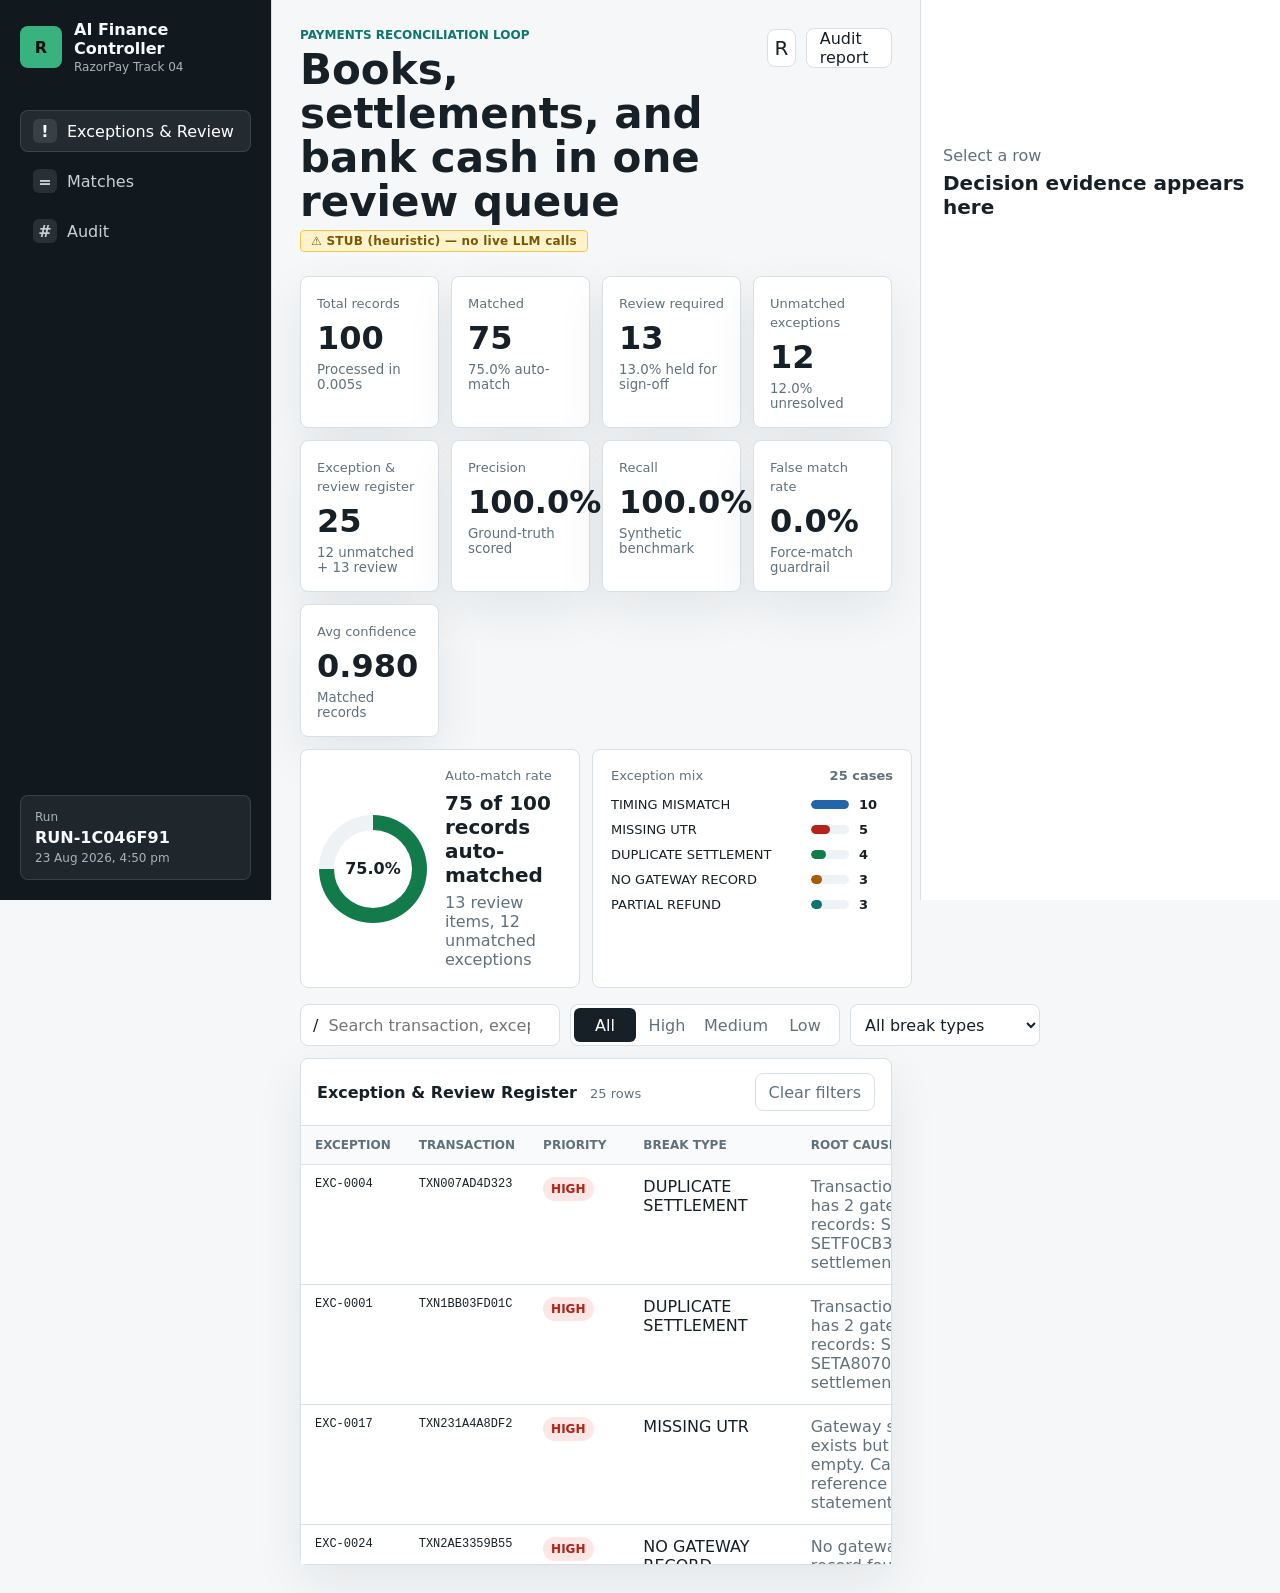
<file: frontend/index.html>
<!doctype html>
<html lang="en">
  <head>
    <meta charset="utf-8">
    <meta name="viewport" content="width=device-width, initial-scale=1">
    <title>AI Finance Controller</title>
    <link rel="stylesheet" href="./styles.css">
  </head>
  <body>
    <div class="shell">
      <aside class="rail" aria-label="Primary">
        <div class="brand">
          <div class="brand-mark">R</div>
          <div>
            <strong>AI Finance Controller</strong>
            <span>RazorPay Track 04</span>
          </div>
        </div>

        <nav class="nav-tabs" aria-label="Views">
          <button class="nav-tab is-active" data-view="exceptions" type="button">
            <span class="tab-icon">!</span>
            Exceptions &amp; Review
          </button>
          <button class="nav-tab" data-view="matches" type="button">
            <span class="tab-icon">=</span>
            Matches
          </button>
          <button class="nav-tab" data-view="audit" type="button">
            <span class="tab-icon">#</span>
            Audit
          </button>
        </nav>

        <div class="rail-status">
          <span>Run</span>
          <strong id="runId">Loading</strong>
          <small id="generatedAt">Waiting for report</small>
        </div>
      </aside>

      <main class="workspace">
        <header class="topbar">
          <div>
            <p class="eyebrow">Payments reconciliation loop</p>
            <h1>Books, settlements, and bank cash in one review queue</h1>
            <div id="agentModeBadge" class="agent-badge stub">Loading…</div>
          </div>
          <div class="top-actions">
            <button class="icon-button" id="refreshBtn" type="button" title="Reload report" aria-label="Reload report">R</button>
            <a class="report-link" href="./audit.html" target="_blank" rel="noreferrer">Audit report</a>
          </div>
        </header>

        <section class="metrics-grid" id="metricsGrid" aria-label="Run metrics"></section>

        <section class="analysis-band" aria-label="Run analysis">
          <div class="score-panel">
            <div class="score-ring" id="scoreRing" aria-label="Match rate">
              <span id="scoreValue">--</span>
            </div>
            <div>
              <p class="panel-label">Auto-match rate</p>
              <strong id="scoreSummary">Loading run</strong>
              <span id="scoreDetail">Fetching output/report.json</span>
            </div>
          </div>
          <div class="breakdown-panel">
            <div class="panel-heading">
              <span>Exception mix</span>
              <strong id="exceptionTotal">--</strong>
            </div>
            <div class="bar-list" id="breakdownBars"></div>
          </div>
        </section>

        <section class="controls-band">
          <div class="search-box">
            <span aria-hidden="true">/</span>
            <input id="searchInput" type="search" placeholder="Search transaction, exception, break type, reason">
          </div>
          <div class="segmented" id="priorityFilter" aria-label="Priority filter">
            <button class="is-active" type="button" data-filter="ALL">All</button>
            <button type="button" data-filter="HIGH">High</button>
            <button type="button" data-filter="MEDIUM">Medium</button>
            <button type="button" data-filter="LOW">Low</button>
          </div>
          <select id="typeFilter" aria-label="Break type filter">
            <option value="ALL">All break types</option>
          </select>
        </section>

        <section class="data-region">
          <div class="table-toolbar">
            <div>
              <strong id="tableTitle">Exceptions</strong>
              <span id="rowCount">0 rows</span>
            </div>
            <button class="text-button" id="clearFilters" type="button">Clear filters</button>
          </div>
          <div class="table-wrap">
            <table>
              <thead id="tableHead"></thead>
              <tbody id="tableBody"></tbody>
            </table>
          </div>
        </section>
      </main>

      <aside class="detail-pane" id="detailPane" aria-live="polite">
        <div class="empty-detail">
          <span>Select a row</span>
          <strong>Decision evidence appears here</strong>
        </div>
      </aside>
    </div>

    <script src="./app.js"></script>
  </body>
</html>
</file>
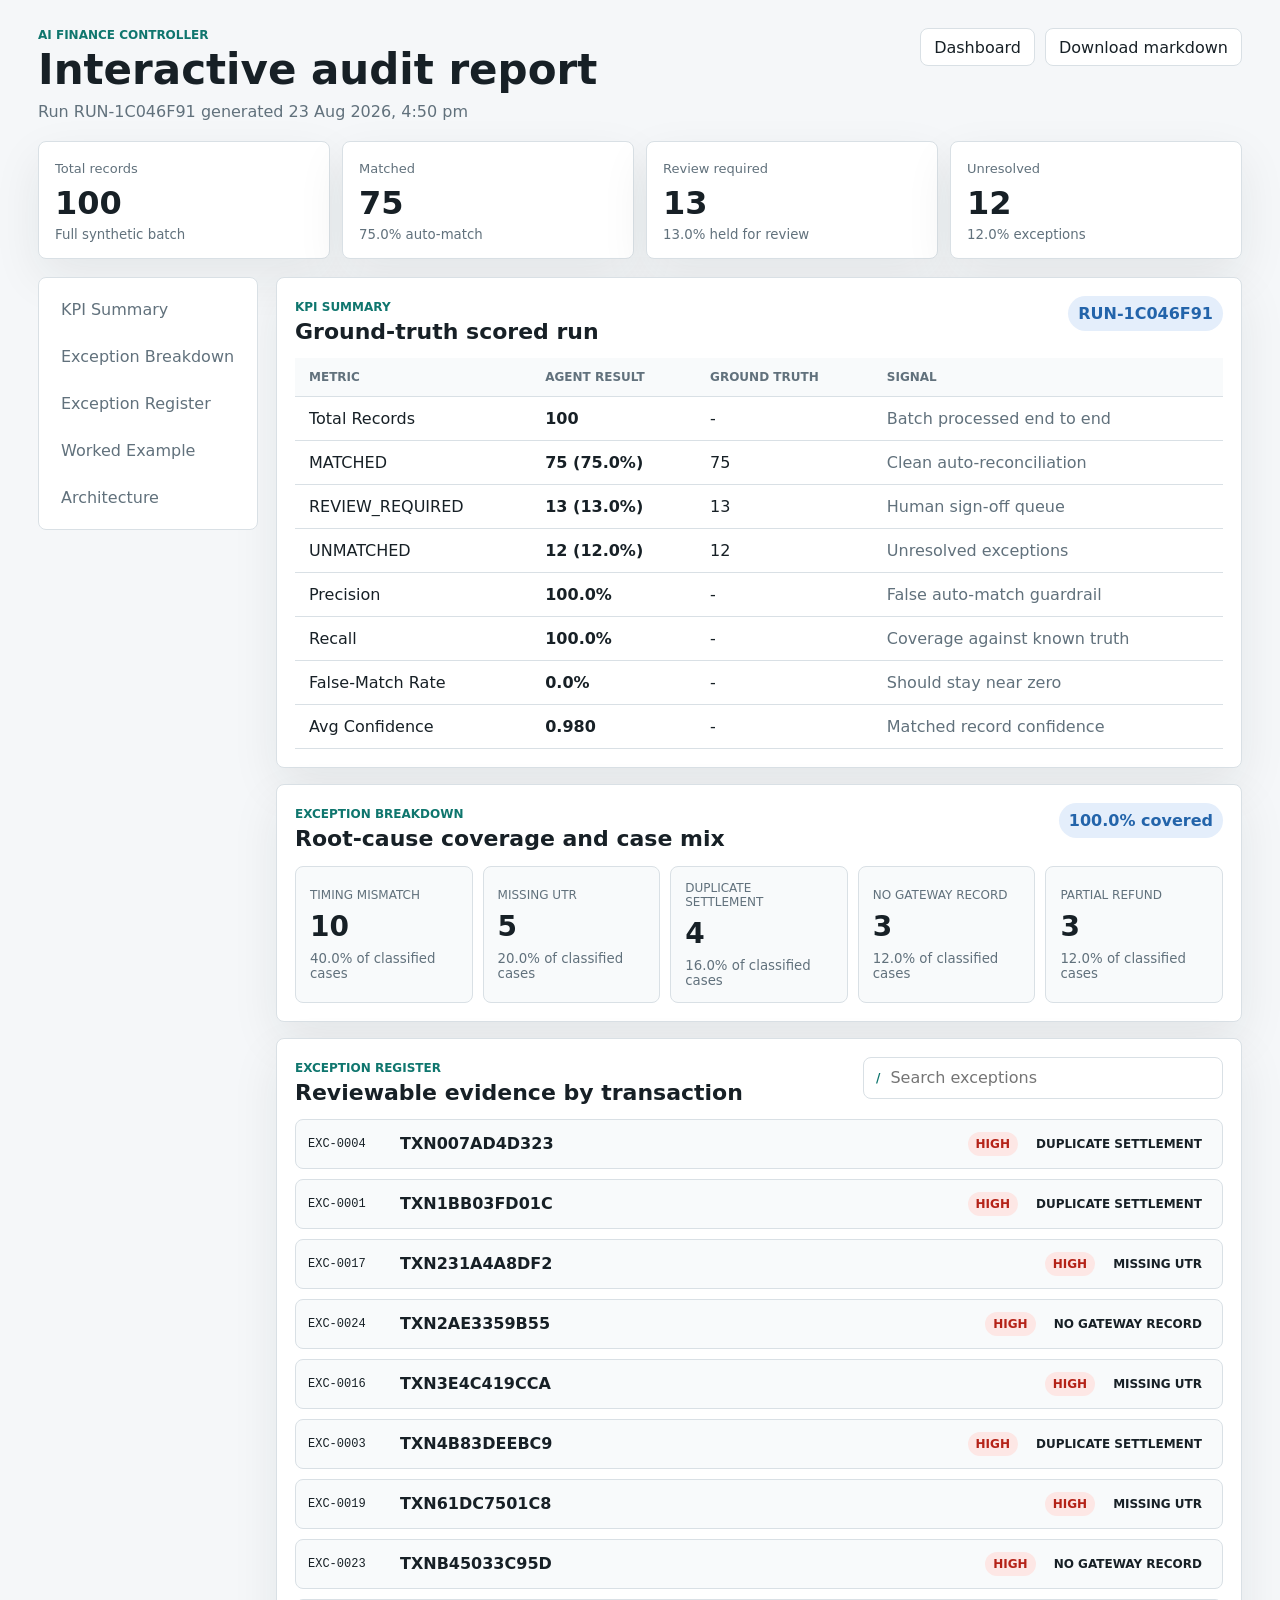
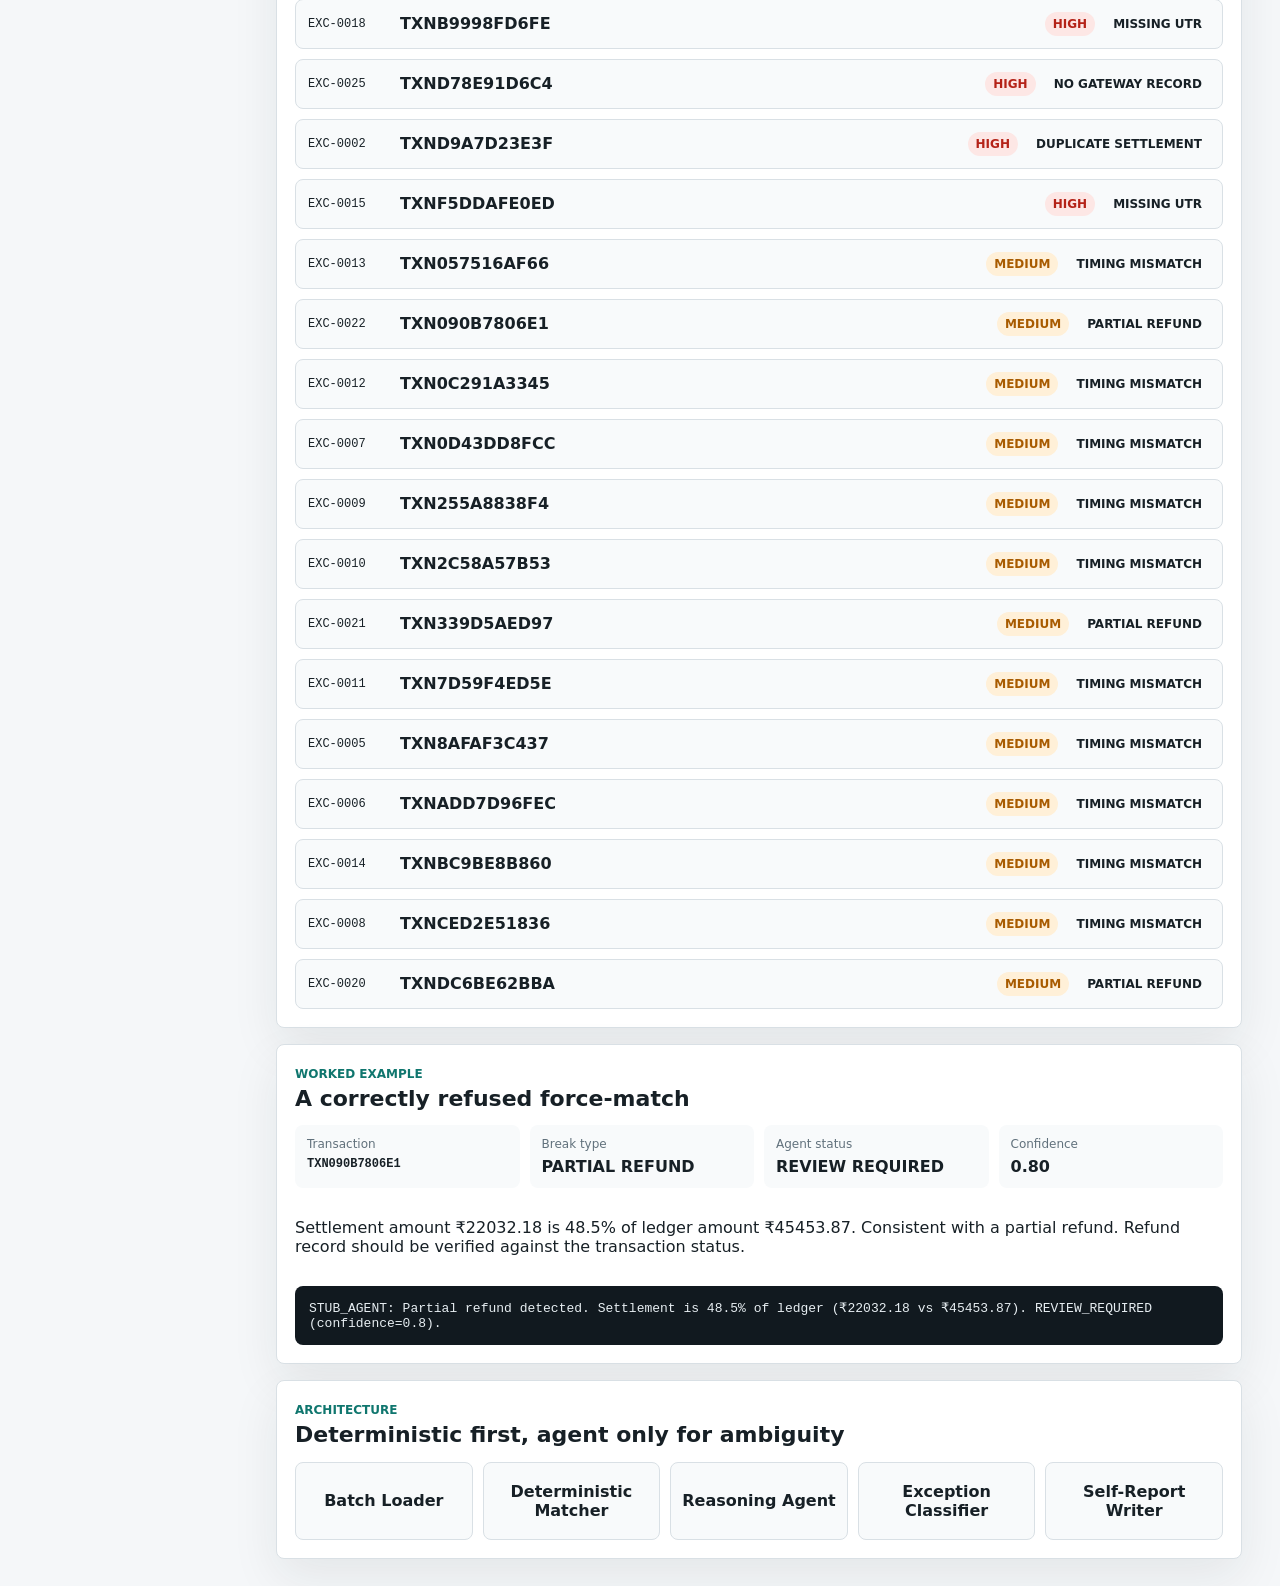
<file: frontend/audit.html>
<!doctype html>
<html lang="en">
  <head>
    <meta charset="utf-8">
    <meta name="viewport" content="width=device-width, initial-scale=1">
    <title>Interactive Audit Report</title>
    <link rel="stylesheet" href="./styles.css">
  </head>
  <body>
    <main class="audit-page">
      <header class="audit-hero">
        <div>
          <p class="eyebrow">AI Finance Controller</p>
          <h1>Interactive audit report</h1>
          <p id="auditSubline">Loading output/report.json</p>
        </div>
        <div class="top-actions">
          <a class="report-link" href="./index.html">Dashboard</a>
          <a class="report-link" href="../output/audit_report.md" download>Download markdown</a>
        </div>
      </header>

      <section class="audit-summary" id="auditSummary" aria-label="Audit summary"></section>

      <section class="audit-layout">
        <aside class="audit-toc" aria-label="Report sections">
          <a href="#kpis">KPI Summary</a>
          <a href="#breakdown">Exception Breakdown</a>
          <a href="#exceptions">Exception Register</a>
          <a href="#worked">Worked Example</a>
          <a href="#architecture">Architecture</a>
        </aside>

        <div class="audit-content">
          <section class="audit-section" id="kpis">
            <div class="section-heading">
              <div>
                <span>KPI Summary</span>
                <h2>Ground-truth scored run</h2>
              </div>
              <strong id="runBadge">Loading</strong>
            </div>
            <div class="audit-table-wrap">
              <table>
                <thead>
                  <tr>
                    <th>Metric</th>
                    <th>Agent result</th>
                    <th>Ground truth</th>
                    <th>Signal</th>
                  </tr>
                </thead>
                <tbody id="kpiRows"></tbody>
              </table>
            </div>
          </section>

          <section class="audit-section" id="breakdown">
            <div class="section-heading">
              <div>
                <span>Exception Breakdown</span>
                <h2>Root-cause coverage and case mix</h2>
              </div>
              <strong id="coverageBadge">--</strong>
            </div>
            <div class="audit-breakdown" id="auditBreakdown"></div>
          </section>

          <section class="audit-section" id="exceptions">
            <div class="section-heading">
              <div>
                <span>Exception Register</span>
                <h2>Reviewable evidence by transaction</h2>
              </div>
              <div class="search-box audit-search">
                <span aria-hidden="true">/</span>
                <input id="auditSearch" type="search" placeholder="Search exceptions">
              </div>
            </div>
            <div class="exception-stack" id="exceptionStack"></div>
          </section>

          <section class="audit-section" id="worked">
            <div class="section-heading">
              <div>
                <span>Worked Example</span>
                <h2>A correctly refused force-match</h2>
              </div>
            </div>
            <div class="worked-example" id="workedExample"></div>
          </section>

          <section class="audit-section" id="architecture">
            <div class="section-heading">
              <div>
                <span>Architecture</span>
                <h2>Deterministic first, agent only for ambiguity</h2>
              </div>
            </div>
            <div class="flow">
              <div>Batch Loader</div>
              <div>Deterministic Matcher</div>
              <div>Reasoning Agent</div>
              <div>Exception Classifier</div>
              <div>Self-Report Writer</div>
            </div>
          </section>
        </div>
      </section>
    </main>

    <script src="./audit.js"></script>
  </body>
</html>
</file>
<file: frontend/styles.css>
:root {
  --bg: #f5f7f9;
  --surface: #ffffff;
  --surface-2: #eef2f4;
  --ink: #172026;
  --muted: #61717c;
  --line: #d9e0e5;
  --green: #137a4b;
  --green-soft: #dff4e9;
  --amber: #a85b00;
  --amber-soft: #fff0d8;
  --red: #b42318;
  --red-soft: #fde7e5;
  --blue: #2364aa;
  --blue-soft: #e4eefb;
  --teal: #0f766e;
  --shadow: 0 18px 48px rgba(23, 32, 38, 0.08);
}

* {
  box-sizing: border-box;
}

body {
  margin: 0;
  min-width: 320px;
  color: var(--ink);
  background: var(--bg);
  font-family: Inter, ui-sans-serif, system-ui, -apple-system, BlinkMacSystemFont, "Segoe UI", sans-serif;
}

button,
input,
select {
  font: inherit;
}

button {
  cursor: pointer;
}

.shell {
  display: grid;
  grid-template-columns: 272px minmax(0, 1fr) 360px;
  min-height: 100vh;
}

.rail {
  position: sticky;
  top: 0;
  display: flex;
  flex-direction: column;
  height: 100vh;
  padding: 20px;
  border-right: 1px solid var(--line);
  background: #11191f;
  color: #f7fafc;
}

.brand {
  display: grid;
  grid-template-columns: 42px 1fr;
  gap: 12px;
  align-items: center;
  min-height: 52px;
}

.brand-mark {
  display: grid;
  place-items: center;
  width: 42px;
  height: 42px;
  border-radius: 8px;
  background: #38b27f;
  color: #08110d;
  font-weight: 800;
}

.brand strong,
.brand span {
  display: block;
}

.brand span {
  margin-top: 2px;
  color: #a7b4bd;
  font-size: 12px;
}

.nav-tabs {
  display: grid;
  gap: 8px;
  margin-top: 36px;
}

.nav-tab {
  display: flex;
  align-items: center;
  gap: 10px;
  min-height: 42px;
  padding: 0 12px;
  border: 1px solid transparent;
  border-radius: 8px;
  background: transparent;
  color: #c7d1d8;
  text-align: left;
}

.nav-tab:hover,
.nav-tab.is-active {
  border-color: rgba(255, 255, 255, 0.12);
  background: rgba(255, 255, 255, 0.08);
  color: #ffffff;
}

.tab-icon {
  display: grid;
  place-items: center;
  width: 24px;
  height: 24px;
  border-radius: 6px;
  background: rgba(255, 255, 255, 0.1);
  font-weight: 800;
}

.rail-status {
  margin-top: auto;
  padding: 14px;
  border: 1px solid rgba(255, 255, 255, 0.12);
  border-radius: 8px;
  background: rgba(255, 255, 255, 0.06);
}

.rail-status span,
.rail-status small,
.rail-status strong {
  display: block;
}

.rail-status span,
.rail-status small {
  color: #a7b4bd;
  font-size: 12px;
}

.rail-status strong {
  margin: 4px 0;
  overflow-wrap: anywhere;
}

.workspace {
  min-width: 0;
  padding: 28px;
}

.topbar {
  display: flex;
  justify-content: space-between;
  gap: 20px;
  align-items: flex-start;
  margin-bottom: 24px;
}

.eyebrow {
  margin: 0 0 6px;
  color: var(--teal);
  font-size: 12px;
  font-weight: 800;
  letter-spacing: 0;
  text-transform: uppercase;
}

h1 {
  max-width: 780px;
  margin: 0;
  font-size: clamp(26px, 4vw, 42px);
  line-height: 1.05;
  letter-spacing: 0;
}

.top-actions {
  display: flex;
  gap: 10px;
  align-items: center;
}

.icon-button,
.report-link,
.text-button {
  min-height: 38px;
  border: 1px solid var(--line);
  border-radius: 8px;
  background: var(--surface);
  color: var(--ink);
  text-decoration: none;
}

.icon-button {
  width: 38px;
  font-size: 20px;
}

.report-link,
.text-button {
  display: inline-flex;
  align-items: center;
  padding: 0 13px;
}

.text-button {
  color: var(--muted);
}

.metrics-grid {
  display: grid;
  grid-template-columns: repeat(4, minmax(0, 1fr));
  gap: 12px;
}

.metric {
  min-height: 118px;
  padding: 16px;
  border: 1px solid var(--line);
  border-radius: 8px;
  background: var(--surface);
  box-shadow: var(--shadow);
}

.metric span {
  color: var(--muted);
  font-size: 13px;
}

.metric strong {
  display: block;
  margin-top: 10px;
  font-size: 32px;
  line-height: 1;
}

.metric small {
  display: block;
  margin-top: 8px;
  color: var(--muted);
}

.analysis-band {
  display: grid;
  grid-template-columns: minmax(280px, 0.7fr) minmax(320px, 1fr);
  gap: 12px;
  margin-top: 12px;
}

.score-panel,
.breakdown-panel {
  display: flex;
  gap: 18px;
  align-items: center;
  min-height: 148px;
  padding: 18px;
  border: 1px solid var(--line);
  border-radius: 8px;
  background: var(--surface);
}

.score-ring {
  --score: 0deg;
  position: relative;
  display: grid;
  place-items: center;
  flex: 0 0 auto;
  width: 108px;
  height: 108px;
  border-radius: 50%;
  background: conic-gradient(var(--green) var(--score), var(--surface-2) 0);
}

.score-ring::before {
  content: "";
  position: absolute;
  width: 78px;
  height: 78px;
  border-radius: 50%;
  background: var(--surface);
}

.score-ring span {
  position: relative;
  font-weight: 800;
}

.panel-label,
.panel-heading {
  margin: 0 0 8px;
  color: var(--muted);
  font-size: 13px;
}

.score-panel strong,
.score-panel span {
  display: block;
}

.score-panel strong {
  margin-bottom: 6px;
  font-size: 20px;
}

.score-panel > div:last-child > span {
  color: var(--muted);
}

.breakdown-panel {
  display: block;
}

.panel-heading {
  display: flex;
  justify-content: space-between;
  margin-bottom: 14px;
}

.bar-list {
  display: grid;
  gap: 10px;
}

.bar-row {
  display: grid;
  grid-template-columns: minmax(140px, 190px) 1fr 34px;
  gap: 10px;
  align-items: center;
  font-size: 13px;
}

.bar-track {
  height: 9px;
  overflow: hidden;
  border-radius: 999px;
  background: var(--surface-2);
}

.bar-fill {
  height: 100%;
  border-radius: inherit;
  background: var(--blue);
}

.controls-band {
  display: grid;
  grid-template-columns: minmax(260px, 1fr) auto 190px;
  gap: 10px;
  align-items: center;
  margin-top: 16px;
}

.search-box {
  display: flex;
  gap: 8px;
  align-items: center;
  height: 42px;
  padding: 0 12px;
  border: 1px solid var(--line);
  border-radius: 8px;
  background: var(--surface);
}

.search-box input {
  width: 100%;
  min-width: 0;
  border: 0;
  outline: 0;
  background: transparent;
}

.segmented {
  display: flex;
  min-height: 42px;
  padding: 3px;
  border: 1px solid var(--line);
  border-radius: 8px;
  background: var(--surface);
}

.segmented button {
  min-width: 62px;
  border: 0;
  border-radius: 6px;
  background: transparent;
  color: var(--muted);
}

.segmented button.is-active {
  background: #172026;
  color: #ffffff;
}

select {
  min-height: 42px;
  padding: 0 10px;
  border: 1px solid var(--line);
  border-radius: 8px;
  background: var(--surface);
  color: var(--ink);
}

.data-region {
  margin-top: 12px;
  border: 1px solid var(--line);
  border-radius: 8px;
  background: var(--surface);
  box-shadow: var(--shadow);
}

.table-toolbar {
  display: flex;
  justify-content: space-between;
  gap: 14px;
  align-items: center;
  padding: 14px 16px;
  border-bottom: 1px solid var(--line);
}

.table-toolbar span {
  margin-left: 8px;
  color: var(--muted);
  font-size: 13px;
}

.table-wrap {
  overflow: auto;
  max-height: calc(100vh - 462px);
  min-height: 340px;
}

table {
  width: 100%;
  min-width: 760px;
  border-collapse: collapse;
}

th,
td {
  padding: 12px 14px;
  border-bottom: 1px solid var(--line);
  text-align: left;
  vertical-align: top;
}

th {
  position: sticky;
  top: 0;
  z-index: 1;
  background: #f8fafb;
  color: var(--muted);
  font-size: 12px;
  font-weight: 800;
  letter-spacing: 0;
  text-transform: uppercase;
}

tbody tr {
  background: var(--surface);
}

tbody tr:hover,
tbody tr.is-selected {
  background: #f2f8f7;
}

.mono {
  font-family: "SFMono-Regular", Consolas, "Liberation Mono", monospace;
  font-size: 12px;
}

.reason-cell {
  max-width: 420px;
  color: var(--muted);
}

.badge {
  display: inline-flex;
  align-items: center;
  min-height: 24px;
  padding: 0 8px;
  border-radius: 999px;
  font-size: 12px;
  font-weight: 800;
  white-space: nowrap;
}

.badge.high,
.badge.unmatched {
  background: var(--red-soft);
  color: var(--red);
}

.badge.medium,
.badge.review_required {
  background: var(--amber-soft);
  color: var(--amber);
}

.badge.low,
.badge.matched {
  background: var(--green-soft);
  color: var(--green);
}

.detail-pane {
  position: sticky;
  top: 0;
  height: 100vh;
  overflow: auto;
  padding: 22px;
  border-left: 1px solid var(--line);
  background: var(--surface);
}

.empty-detail {
  display: grid;
  align-content: center;
  min-height: 320px;
  color: var(--muted);
}

.empty-detail strong,
.empty-detail span {
  display: block;
}

.empty-detail strong {
  margin-top: 6px;
  color: var(--ink);
  font-size: 20px;
}

.detail-header {
  padding-bottom: 16px;
  border-bottom: 1px solid var(--line);
}

.detail-header h2 {
  margin: 10px 0 8px;
  overflow-wrap: anywhere;
  font-size: 24px;
  line-height: 1.1;
  letter-spacing: 0;
}

.detail-meta {
  display: flex;
  flex-wrap: wrap;
  gap: 8px;
}

.detail-section {
  padding: 18px 0;
  border-bottom: 1px solid var(--line);
}

.detail-section h3 {
  margin: 0 0 10px;
  font-size: 13px;
  letter-spacing: 0;
  text-transform: uppercase;
  color: var(--muted);
}

.detail-section p {
  margin: 0;
  color: #324049;
  line-height: 1.55;
}

.evidence-grid {
  display: grid;
  gap: 8px;
}

.evidence-row {
  display: grid;
  grid-template-columns: minmax(96px, 0.45fr) minmax(0, 1fr);
  gap: 10px;
  align-items: start;
  padding: 9px;
  border-radius: 8px;
  background: #f8fafb;
}

.evidence-row span:first-child {
  color: var(--muted);
  font-size: 12px;
}

.evidence-row span:last-child {
  overflow-wrap: anywhere;
}

.empty-state,
.error-state {
  padding: 28px;
  color: var(--muted);
}

.error-state strong {
  display: block;
  color: var(--red);
  margin-bottom: 6px;
}

.audit-page {
  max-width: 1260px;
  margin: 0 auto;
  padding: 28px;
}

.audit-hero {
  display: flex;
  justify-content: space-between;
  gap: 20px;
  align-items: flex-start;
  margin-bottom: 20px;
}

.audit-hero p:last-child {
  margin: 10px 0 0;
  color: var(--muted);
}

.audit-summary {
  display: grid;
  grid-template-columns: repeat(4, minmax(0, 1fr));
  gap: 12px;
}

.audit-layout {
  display: grid;
  grid-template-columns: 220px minmax(0, 1fr);
  gap: 18px;
  margin-top: 18px;
}

.audit-toc {
  position: sticky;
  top: 18px;
  display: grid;
  align-content: start;
  gap: 8px;
  height: fit-content;
  padding: 12px;
  border: 1px solid var(--line);
  border-radius: 8px;
  background: var(--surface);
}

.audit-toc a {
  padding: 10px;
  border-radius: 6px;
  color: var(--muted);
  text-decoration: none;
}

.audit-toc a:hover {
  background: #f2f8f7;
  color: var(--ink);
}

.audit-content {
  display: grid;
  gap: 16px;
}

.audit-section {
  padding: 18px;
  border: 1px solid var(--line);
  border-radius: 8px;
  background: var(--surface);
  box-shadow: var(--shadow);
}

.section-heading {
  display: flex;
  justify-content: space-between;
  gap: 16px;
  align-items: flex-start;
  margin-bottom: 14px;
}

.section-heading span {
  color: var(--teal);
  font-size: 12px;
  font-weight: 800;
  text-transform: uppercase;
}

.section-heading h2 {
  margin: 4px 0 0;
  font-size: 22px;
  line-height: 1.15;
  letter-spacing: 0;
}

.section-heading > strong {
  padding: 8px 10px;
  border-radius: 999px;
  background: var(--blue-soft);
  color: var(--blue);
  white-space: nowrap;
}

.audit-table-wrap {
  overflow: auto;
}

.audit-breakdown {
  display: grid;
  grid-template-columns: repeat(5, minmax(0, 1fr));
  gap: 10px;
}

.break-card {
  min-height: 112px;
  padding: 14px;
  border: 1px solid var(--line);
  border-radius: 8px;
  background: #f8fafb;
  color: var(--ink);
  text-align: left;
}

.break-card span,
.break-card strong,
.break-card small {
  display: block;
}

.break-card span {
  color: var(--muted);
  font-size: 12px;
}

.break-card strong {
  margin: 8px 0;
  font-size: 28px;
}

.break-card small {
  color: var(--muted);
}

.audit-search {
  width: min(360px, 100%);
}

.exception-stack {
  display: grid;
  gap: 10px;
}

.audit-case {
  border: 1px solid var(--line);
  border-radius: 8px;
  background: #f8fafb;
}

.audit-case summary {
  display: grid;
  grid-template-columns: 82px minmax(150px, 1fr) auto auto;
  gap: 10px;
  align-items: center;
  padding: 12px;
  cursor: pointer;
}

.audit-case p {
  margin: 0;
  padding: 0 12px 12px;
  color: #324049;
  line-height: 1.55;
}

.evidence-strip {
  display: flex;
  flex-wrap: wrap;
  gap: 8px;
  padding: 0 12px 12px;
}

.evidence-strip span {
  padding: 7px 9px;
  border-radius: 6px;
  background: var(--surface);
  color: var(--muted);
  font-size: 12px;
}

.evidence-strip strong {
  color: var(--ink);
}

.worked-example {
  display: grid;
  gap: 14px;
}

.worked-grid {
  display: grid;
  grid-template-columns: repeat(4, minmax(0, 1fr));
  gap: 10px;
}

.worked-grid div {
  padding: 12px;
  border-radius: 8px;
  background: #f8fafb;
}

.worked-grid span,
.worked-grid strong {
  display: block;
}

.worked-grid span {
  margin-bottom: 6px;
  color: var(--muted);
  font-size: 12px;
}

.worked-example pre {
  overflow: auto;
  margin: 0;
  padding: 14px;
  border-radius: 8px;
  background: #11191f;
  color: #e7eef2;
  white-space: pre-wrap;
}

.flow {
  display: grid;
  grid-template-columns: repeat(5, minmax(0, 1fr));
  gap: 10px;
}

.flow div {
  display: grid;
  place-items: center;
  min-height: 78px;
  padding: 10px;
  border: 1px solid var(--line);
  border-radius: 8px;
  background: #f8fafb;
  text-align: center;
  font-weight: 800;
}

@media (max-width: 1180px) {
  .shell {
    grid-template-columns: 220px minmax(0, 1fr);
  }

  .detail-pane {
    position: fixed;
    right: 16px;
    bottom: 16px;
    top: auto;
    z-index: 5;
    width: min(420px, calc(100vw - 32px));
    max-height: 72vh;
    border: 1px solid var(--line);
    border-radius: 8px;
    box-shadow: var(--shadow);
  }
}

@media (max-width: 860px) {
  .shell {
    display: block;
  }

  .rail {
    position: static;
    height: auto;
    padding: 14px;
  }

  .nav-tabs {
    grid-template-columns: repeat(3, 1fr);
    margin-top: 16px;
  }

  .rail-status {
    margin-top: 14px;
  }

  .workspace {
    padding: 18px;
  }

  .topbar,
  .analysis-band,
  .controls-band {
    display: grid;
    grid-template-columns: 1fr;
  }

  .metrics-grid {
    grid-template-columns: repeat(2, minmax(0, 1fr));
  }

  .detail-pane {
    position: static;
    width: auto;
    max-height: none;
    margin: 0 18px 18px;
    border: 1px solid var(--line);
    border-radius: 8px;
  }

  .table-wrap {
    max-height: none;
  }

  .audit-hero,
  .audit-layout,
  .section-heading {
    display: grid;
    grid-template-columns: 1fr;
  }

  .audit-summary,
  .audit-breakdown,
  .worked-grid,
  .flow {
    grid-template-columns: repeat(2, minmax(0, 1fr));
  }

  .audit-toc {
    position: static;
  }
}

@media (max-width: 540px) {
  .metrics-grid {
    grid-template-columns: 1fr;
  }

  .nav-tab {
    justify-content: center;
    padding: 0 6px;
    font-size: 13px;
  }

  .score-panel {
    align-items: flex-start;
  }

  .score-ring {
    width: 88px;
    height: 88px;
  }

  .score-ring::before {
    width: 62px;
    height: 62px;
  }

  .bar-row {
    grid-template-columns: 1fr;
  }

  .audit-page {
    padding: 18px;
  }

  .audit-summary,
  .audit-breakdown,
  .worked-grid,
  .flow,
  .audit-case summary {
    grid-template-columns: 1fr;
  }
}


/* ---- Agent mode badge ---- */
.agent-badge {
  display: inline-block;
  margin-top: 6px;
  padding: 3px 10px;
  border-radius: 4px;
  font-size: 12px;
  font-weight: 600;
  letter-spacing: 0.02em;
}

.agent-badge.stub {
  background: #fff3cd;
  color: #7a5800;
  border: 1px solid #f5c842;
}

.agent-badge.llm {
  background: #d1fae5;
  color: #065f46;
  border: 1px solid #34d399;
}
</file>
